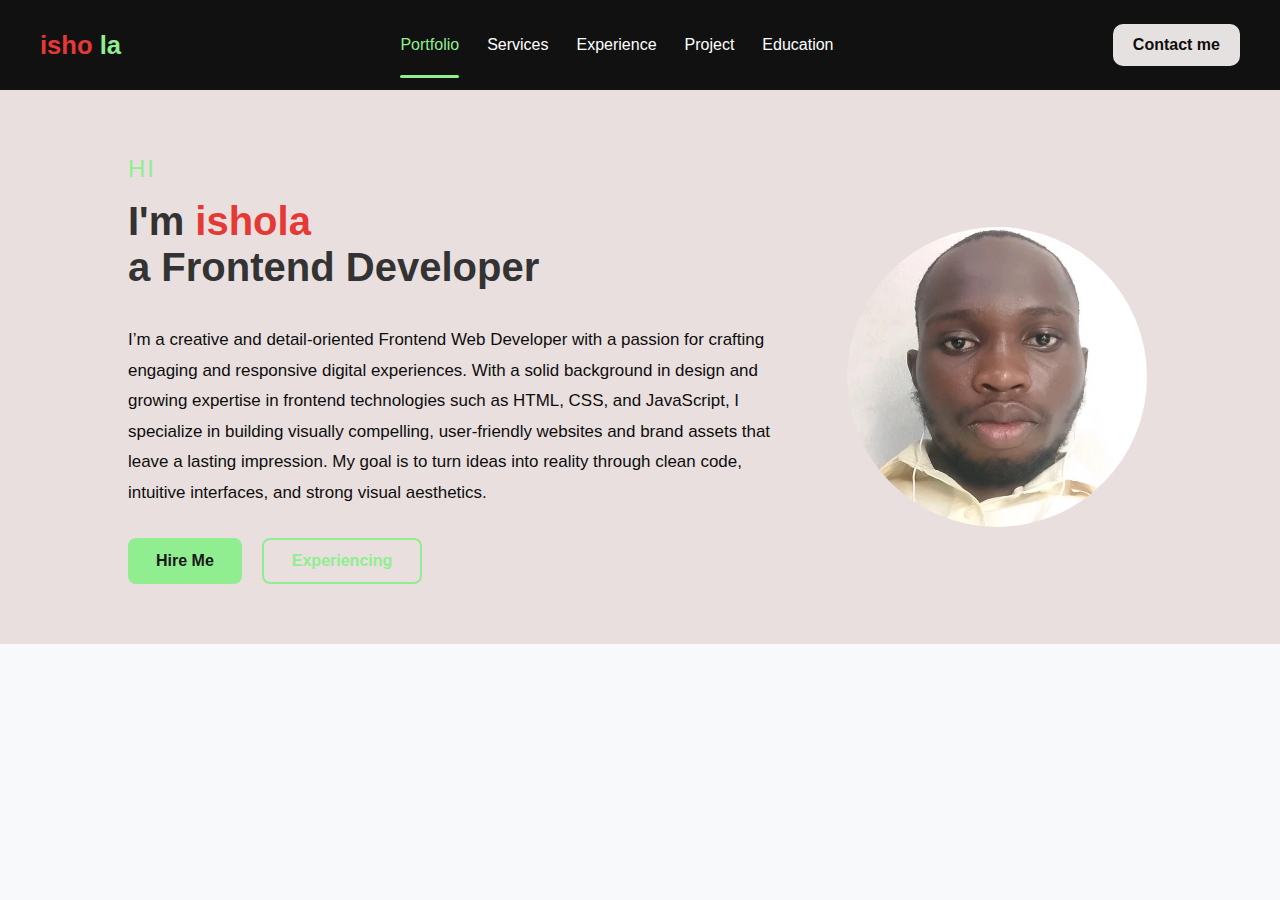
<file: index.html>
<!DOCTYPE html>
<html lang="en">
<head>
  <meta charset="UTF-8">
  <meta name="viewport" content="width=device-width, initial-scale=1.0">
  <title>My Personal Business Place</title>
  <link rel="stylesheet" href="style.css" />
  <link rel="stylesheet" href="experience.css">
  <link rel="stylesheet" href="portfolio.css">
  <link rel="stylesheet" href="education.css">
  <link rel="stylesheet" href="project.css">



  <script src="header.js" defer></script>
</head>
<body>
  <header class="header">
    <div class="header-left">
      <a href="#"><span>isho</span> la</a>
    </div>
    <div class="header-center">
      <nav class="nav">
        <a href="portfolio.html">Portfolio</a>
        <a href="#">Services</a>
        <a href="experience.html">Experience</a>
        <a href="project.html">Project</a>
        <a href="education.html">Education</a>
      </nav>
    </div>
    <div class="header-right">
      <a href="#" class="contact-trigger">Contact me</a>
      <div class="contact-dropdown">
        <form id="headerContactForm" class="contact-form">
          <div class="form-group">
            <input type="text" id="headerFullName" name="fullName" placeholder=" " required>
            <label for="headerFullName">Full Name</label>
          </div>
          
          <div class="form-group">
            <input type="email" id="headerEmail" name="email" placeholder=" " required>
            <label for="headerEmail">Email</label>
          </div>
          
          <div class="form-group">
            <input type="tel" id="headerPhone" name="phone" placeholder=" ">
            <label for="headerPhone">Phone (Optional)</label>
          </div>
          
          <div class="form-group">
            <input type="text" id="headerSubject" name="subject" placeholder=" " required>
            <label for="headerSubject">Subject</label>
          </div>
          
          <div class="form-group">
            <textarea id="headerMessage" name="message" rows="3" placeholder=" " required></textarea>
            <label for="headerMessage">Message</label>
          </div>
          
          <button type="submit" class="btn-submit">Send Message</button>
        </form>
      </div>
    </div>
  </header>

<section class="home">
  <div class="home-content">
    <h3>HI</h3>
    <h1>I'm <span>ishola</span><br>a Frontend Developer</h1>
    <p>I’m a creative and detail-oriented Frontend Web Developer with a passion for crafting engaging and responsive digital experiences. 
      With a solid background in design and growing expertise in frontend technologies such as HTML, CSS, and JavaScript, 
      I specialize in building visually compelling, user-friendly websites and brand assets that leave a lasting impression.
      My goal is to turn ideas into reality through clean code, intuitive interfaces, and strong visual aesthetics.</p>
    <div class="home-buttons">
      <button class="btn btn-hire">Hire Me</button>
      <button class="btn btn-experience">Experiencing</button>
    </div>
  </div>
  <div class="home-image">
    <img src="ib.jpeg" alt="Peter - Frontend Developer" class="profile-image" />
  </div>
</section>
</body>
</html>
</file>
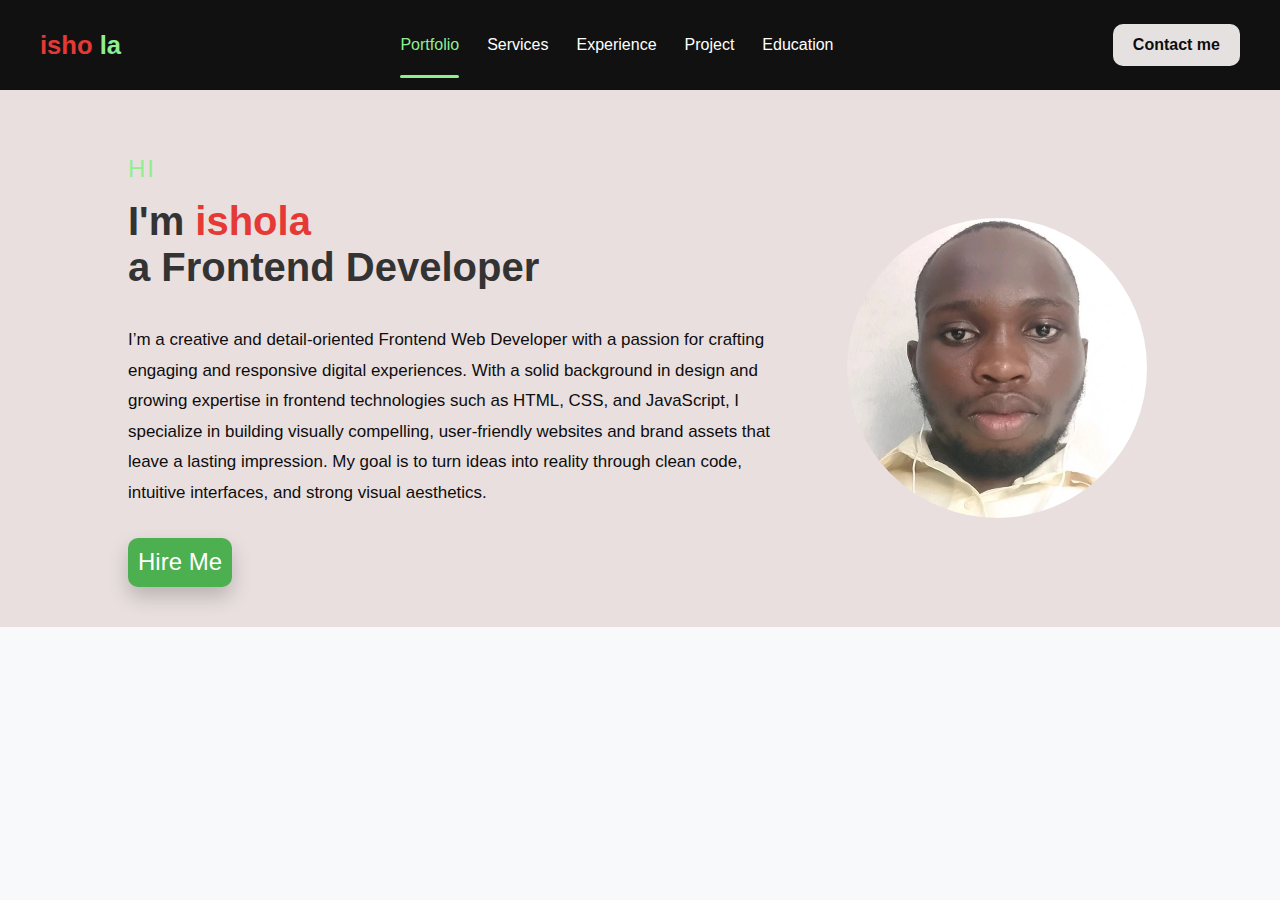
<file: business.html>
<!DOCTYPE html>
<html lang="en">
<head>
  <meta charset="UTF-8">
  <meta name="viewport" content="width=device-width, initial-scale=1.0">
  <title>My Personal Business Place</title>
  <link rel="stylesheet" href="business.css" />
  <link rel="stylesheet" href="experience.css">
  <link rel="stylesheet" href="portfolio.css">
  <link rel="stylesheet" href="education.css">
  <link rel="stylesheet" href="project.css">
  <link rel="stylesheet" href="Hire Me.css">

  



  <script src="header.js" defer></script>
</head>
<body>
  <header class="header">
    <div class="header-left">
      <a href="#"><span>isho</span> la</a>
    </div>
    <div class="header-center">
      <nav class="nav">
        <a href="portfolio.html">Portfolio</a>
        <a href="#">Services</a>
        <a href="experience.html">Experience</a>
        <a href="project.html">Project</a>
        <a href="education.html">Education</a>

        
      </nav>
    </div>
    <div class="header-right">
      <a href="#" class="contact-trigger">Contact me</a>
      <div class="contact-dropdown">
        <form id="headerContactForm" class="contact-form">
          <div class="form-group">
            <input type="text" id="headerFullName" name="fullName" placeholder=" " required>
            <label for="headerFullName">Full Name</label>
          </div>
          
          <div class="form-group">
            <input type="email" id="headerEmail" name="email" placeholder=" " required>
            <label for="headerEmail">Email</label>
          </div>
          
          <div class="form-group">
            <input type="tel" id="headerPhone" name="phone" placeholder=" ">
            <label for="headerPhone">Phone (Optional)</label>
          </div>
          
          <div class="form-group">
            <input type="text" id="headerSubject" name="subject" placeholder=" " required>
            <label for="headerSubject">Subject</label>
          </div>
          
          <div class="form-group">
            <textarea id="headerMessage" name="message" rows="3" placeholder=" " required></textarea>
            <label for="headerMessage">Message</label>
          </div>
          
          <button type="submit" class="btn-submit">Send Message</button>
        </form>
      </div>
    </div>
  </header>

  

<section class="home">
  <div class="home-content">
    <h3>HI</h3>
    <h1>I'm <span>ishola</span><br>a Frontend Developer</h1>
    <p>I’m a creative and detail-oriented Frontend Web Developer with a passion for crafting engaging and responsive digital experiences. 
      With a solid background in design and growing expertise in frontend technologies such as HTML, CSS, and JavaScript, 
      I specialize in building visually compelling, user-friendly websites and brand assets that leave a lasting impression.
      My goal is to turn ideas into reality through clean code, intuitive interfaces, and strong visual aesthetics.</p>
      <a href="Hire Me.html" class="btn-primary">Hire Me</a>

    </div>
    <div class="home-image">
      <img src="ib.jpeg" alt="Peter - Frontend Developer" class="profile-image" />
    </div>
  
  
      
    </div>
    

</section>
<script src="business.js"></script>


</body>
</html>
</file>
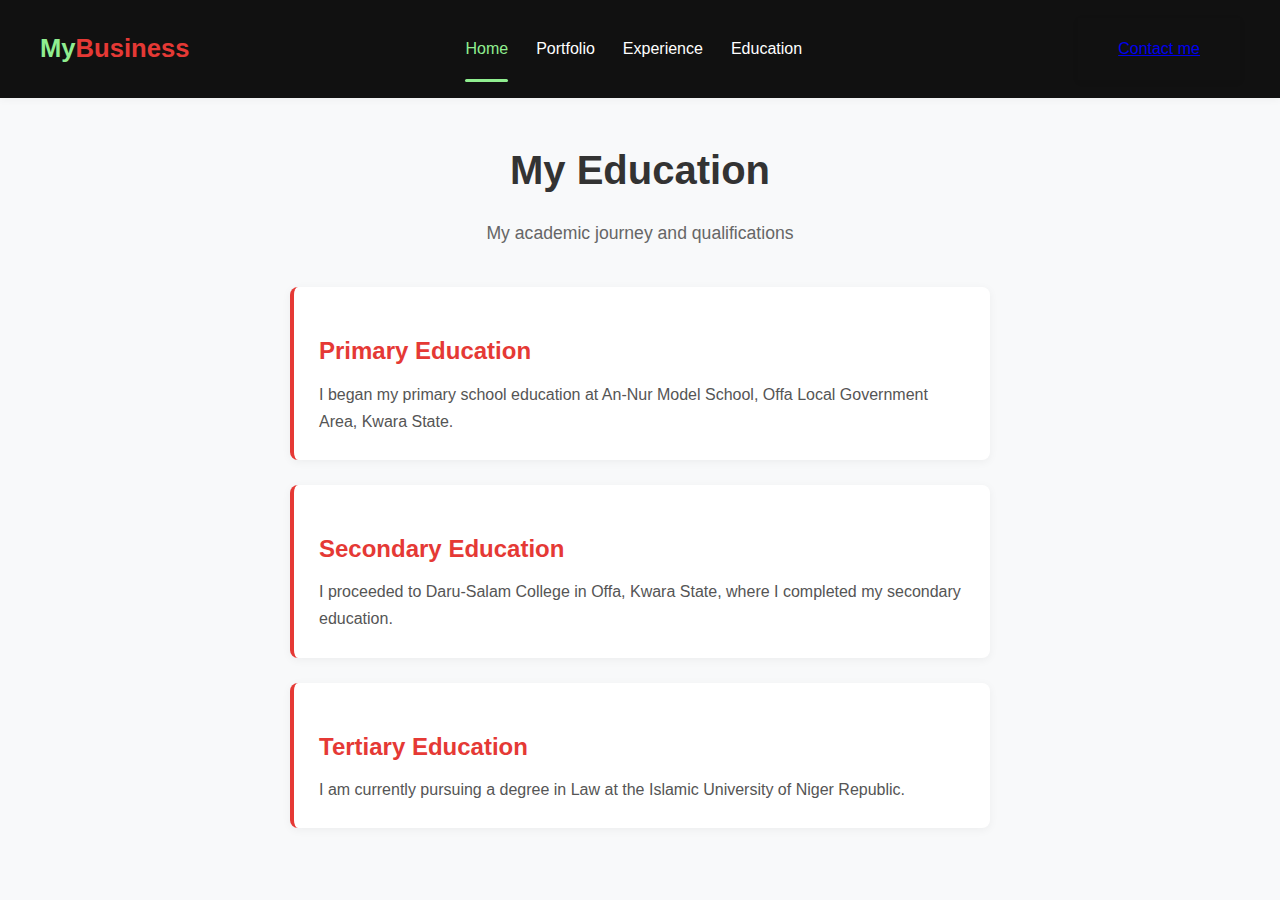
<file: education.html>
<!DOCTYPE html>
<html lang="en">
<head>
  <meta charset="UTF-8">
  <meta name="viewport" content="width=device-width, initial-scale=1.0">
  <title>Education - My Personal Business</title>
  <link rel="stylesheet" href="business.css">
  <link rel="stylesheet" href="experience.css">
  <link rel="stylesheet" href="portfolio.css">
  <link rel="stylesheet" href="education.css">
  <link rel="stylesheet" href="project.css">
  <link rel="stylesheet" href="services.css">



</head>
<body>
  <header class="header">
    <div class="header-left">
      <a href="business.html" class="logo">My<span>Business</span></a>
    </div>
    <div class="header-center">
      <nav class="nav">
        <a href="business.html">Home</a>
        <a href="portfolio.html">Portfolio</a>
        <a href="experience.html">Experience</a>
        <a href="education.html">Education</a>
      </nav>
    </div>
    <div class="header">
      <a href="contact.html" class="contact-trigger">Contact me</a>
    </div>
  </header>

  <main class="education-container">
    <div class="education-header">
      <h1>My Education</h1>
      <p>My academic journey and qualifications</p>
    </div>
    
    <div class="education-timeline">
      <div class="education-item">
        <h2>Primary Education</h2>
        <p>I began my primary school education at An-Nur Model School, Offa Local Government Area, Kwara State.</p>
      </div>
      
      <div class="education-item">
        <h2>Secondary Education</h2>
        <p>I proceeded to Daru-Salam College in Offa, Kwara State, where I completed my secondary education.</p>
      </div>
      
      <div class="education-item">
        <h2>Tertiary Education</h2>
        <p>I am currently pursuing a degree in Law at the Islamic University of Niger Republic.</p>
      </div>
    </div>
  </main>
</body>
</html>
</file>
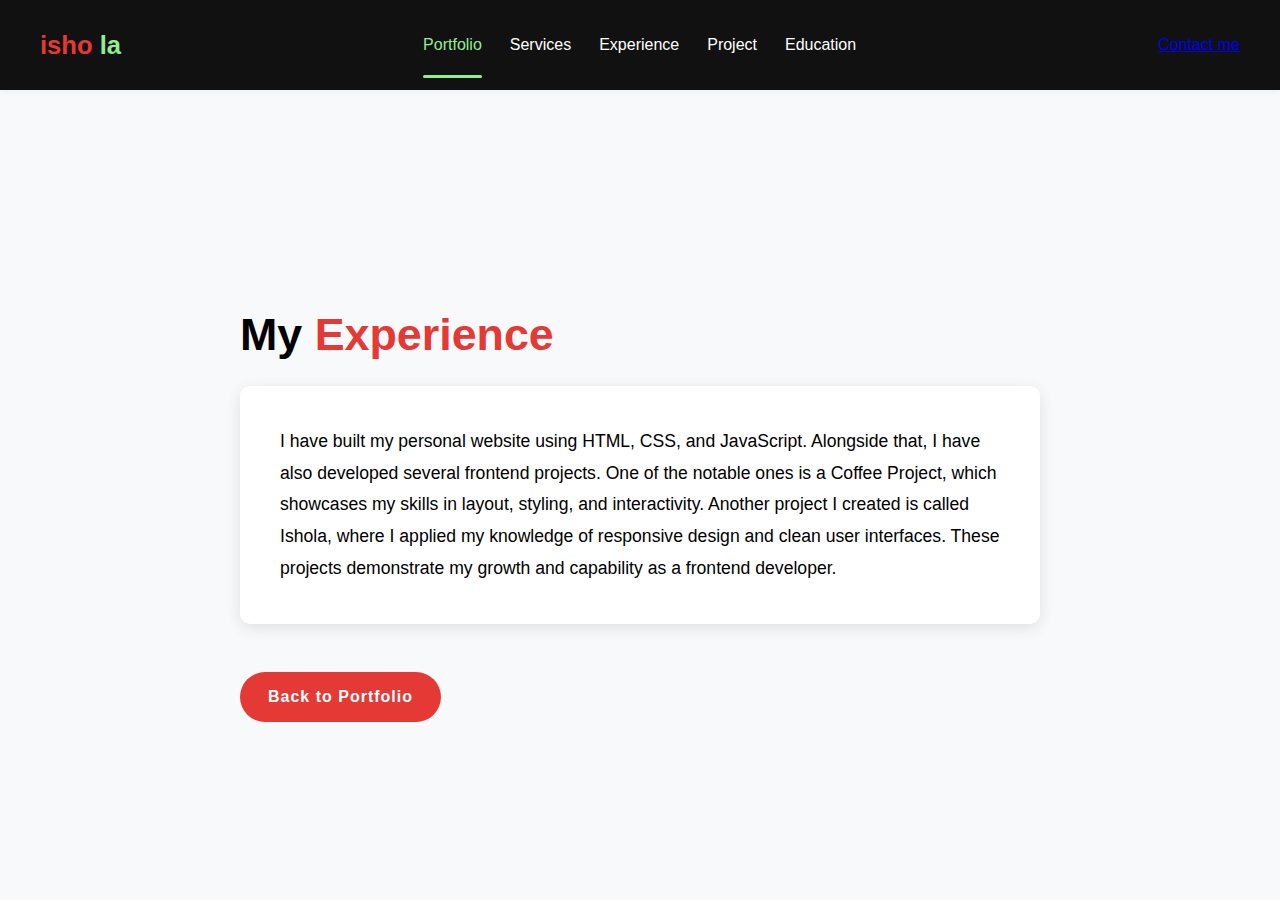
<file: experience.html>
<!DOCTYPE html>
<html lang="en">
<head>
  <meta charset="UTF-8">
  <meta name="viewport" content="width=device-width, initial-scale=1.0">
  <title>My Experience - Ishola</title>
  <link rel="stylesheet" href="business.css" />
  <link rel="stylesheet" href="experience.css" />
  <link rel="stylesheet" href="portfolio.css">
  <link rel="stylesheet" href="education.css">
  <link rel="stylesheet" href="project.css">



</head>
<body>
  <header class="header">
    <div class="header-left">
      <a href="business.html"><span>isho</span> la</a>
    </div>
    <div class="header-center">
      <nav class="nav">
        <a href="portfolio.html">Portfolio</a>
        <a href="#">Services</a>
        <a href="experience.html" class="active">Experience</a>
        <a href="#">Project</a>
        <a href="#">Education</a>
      </nav>
    </div>
    <div class="header-right">
      <a href="#">Contact me</a>
    </div>
  </header>

  <section class="experience-section">
    <div class="experience-content">
      <h1>My <span>Experience</span></h1>
      <div class="experience-text">
        <p>I have built my personal website using HTML, CSS, and JavaScript. Alongside that, I have also developed several frontend projects. One of the notable ones is a Coffee Project, which showcases my skills in layout, styling, and interactivity. Another project I created is called Ishola, where I applied my knowledge of responsive design and clean user interfaces. These projects demonstrate my growth and capability as a frontend developer.</p>
      </div>
      <a href="portfolio.html" class="btn-2">Back to Portfolio</a>
    </div>
  </section>
</body>
</html>
</file>
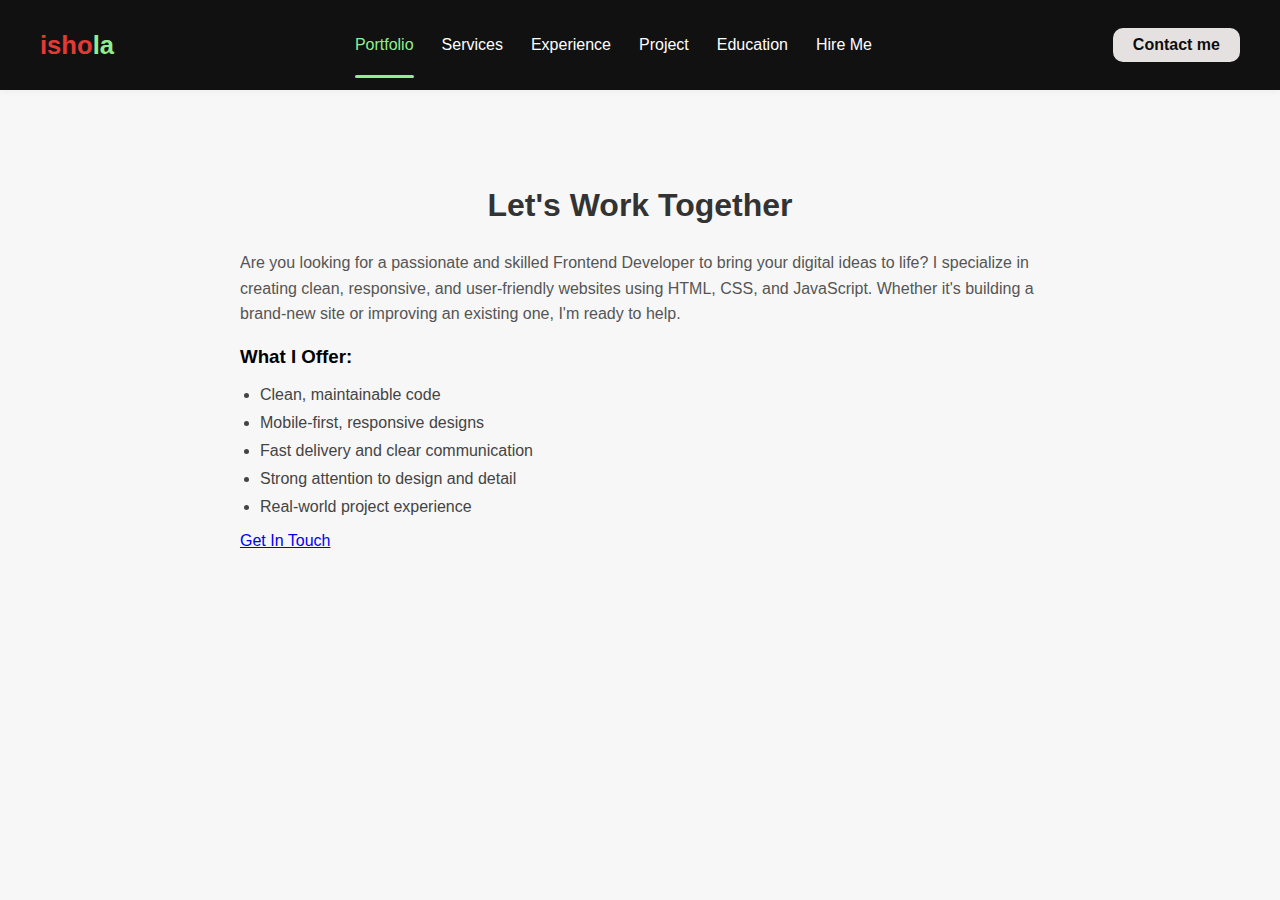
<file: Hire Me.html>
<!DOCTYPE html>
<html lang="en">
<head>
  <meta charset="UTF-8">
  <meta name="viewport" content="width=device-width, initial-scale=1.0">
  <title>Hire Me - Ishola</title>
  <link rel="stylesheet" href="business.css" />
  <link rel="stylesheet" href="Hire Me.css" />
</head>
<body>
  <header class="header">
    <div class="header-left">
      <a href="business.html"><span>isho</span>la</a>
    </div>
    <div class="header-center">
      <nav class="nav">
        <a href="portfolio.html">Portfolio</a>
        <a href="#">Services</a>
        <a href="experience.html">Experience</a>
        <a href="project.html">Project</a>
        <a href="education.html">Education</a>
        <a href="Hire Me.html" class="active">Hire Me</a>

      </nav>
    </div>
    <div class="header-right">
      <a href="contact.html" class="contact-trigger">Contact me</a>
    </div>
  </header>

  <section class="hire-section">
    <div class="hire-header">
      <h2>Let's Work Together</h2>
    </div>

    <div class="hire-content">
      <p>Are you looking for a passionate and skilled Frontend Developer to bring your digital ideas to life? I specialize in creating clean, responsive, and user-friendly websites using HTML, CSS, and JavaScript. Whether it's building a brand-new site or improving an existing one, I'm ready to help.</p>

      <h3>What I Offer:</h3>
      <ul class="offer-list">
        <li>Clean, maintainable code</li>
        <li>Mobile-first, responsive designs</li>
        <li>Fast delivery and clear communication</li>
        <li>Strong attention to design and detail</li>
        <li>Real-world project experience</li>
      </ul>

      <a href="contact.html" class="cta-button">Get In Touch</a>
    </div>
  </section>

</body>
</html>
</file>
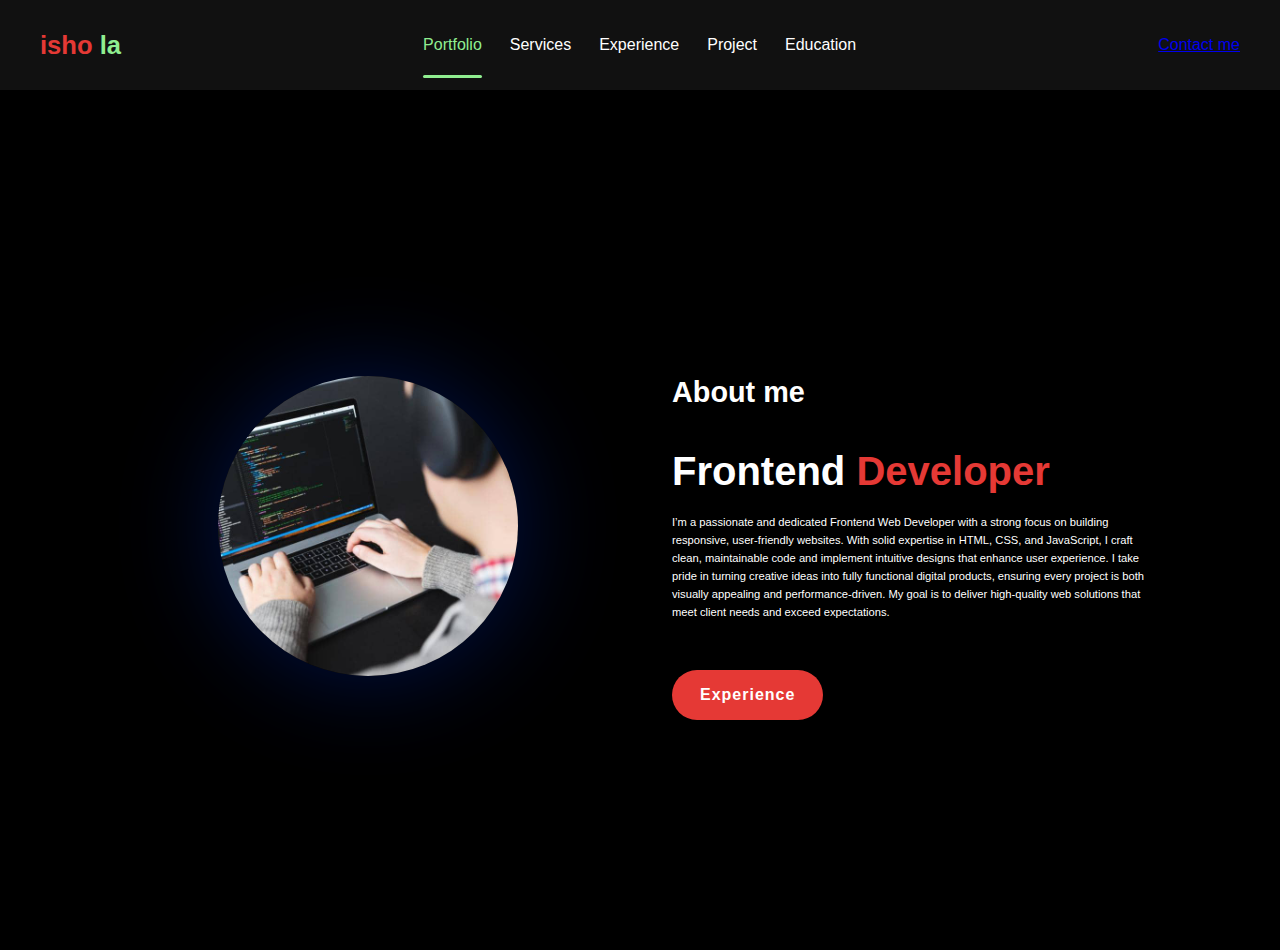
<file: portfolio.html>
<!DOCTYPE html>
<html lang="en">
<head>
  <meta charset="UTF-8">
  <meta name="viewport" content="width=device-width, initial-scale=1.0">
  <title>My Portfolio - Ishola's Work</title>
  <link rel="stylesheet" href="business.css" />
  <link rel="stylesheet" href="portfolio.css" />
  <link rel="stylesheet" href="experience.css">
  <link rel="stylesheet" href="education.css">
  <link rel="stylesheet" href="project.css">



</head>
<body>
  <header class="header">
    <div class="header-left">
      <a href="business.html"><span>isho</span> la</a>
    </div>
    <div class="header-center">
      <nav class="nav">
        <a href="portfolio.html" class="active">Portfolio</a>
        <a href="#">Services</a>
        <a href="#">Experience</a>
        <a href="#">Project</a>
        <a href="#">Education</a>
      </nav>
    </div>
    <div class="header-right">
      <a href="#">Contact me</a>
    </div>
  </header>

  <section class="about">
    <div class="about-img">
      <img src="ib2.jpg" alt="Ishola - Frontend Developer">
    </div>

    <div class="about-content">
      <h3 class="heading">About <span>me</span></h3>
      <h2>Frontend <span>Developer</span></h2>
      <p>I’m a passionate and dedicated Frontend Web Developer with a strong focus on building responsive, user-friendly websites. 
        With solid expertise in HTML, CSS, and JavaScript, I craft clean, maintainable code and implement intuitive designs that enhance user experience. 
        I take pride in turning creative ideas into fully functional digital products, ensuring every project is both visually appealing and performance-driven. 
        My goal is to deliver high-quality web solutions that meet client needs and exceed expectations.
      </p>
      <a href="experience.html" class="btn-2">Experience</a>
    </div>
  </section>
</body>
</html>
</file>
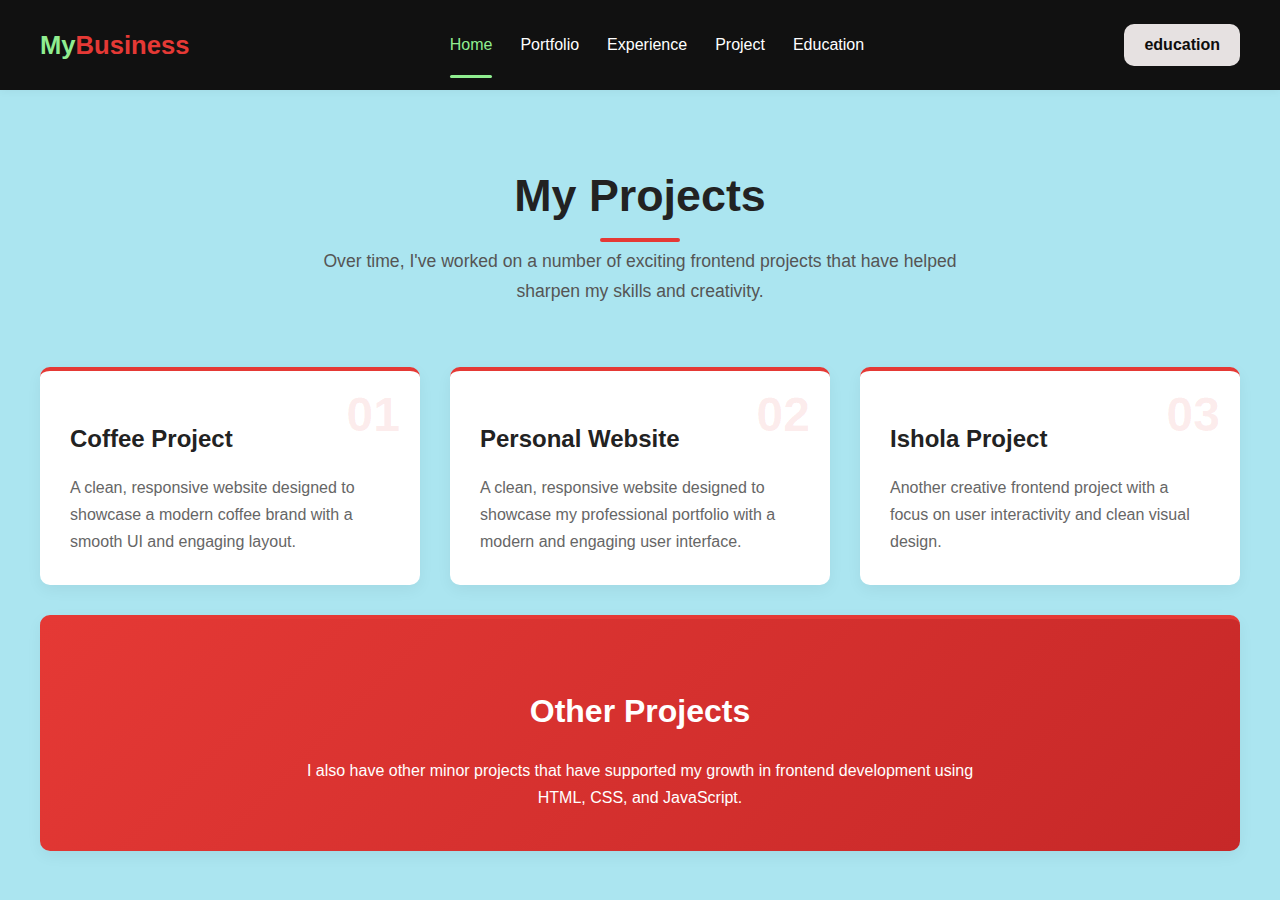
<file: project.html>
<!DOCTYPE html>
<html lang="en">
<head>
  <meta charset="UTF-8">
  <meta name="viewport" content="width=device-width, initial-scale=1.0">
  <title>My Projects - Ishola's Portfolio</title>
  <link rel="stylesheet" href="business.css">
  <link rel="stylesheet" href="project.css">
  <link rel="stylesheet" href="experience.css">
  <link rel="stylesheet" href="portfolio.css">
  <link rel="stylesheet" href="education.css">

</head>
<body>
  <header class="header">
    <div class="header-left">
      <a href="business.html" class="logo">My<span>Business</span></a>
    </div>
    <div class="header-center">
      <nav class="nav">
        <a href="business.html">Home</a>
        <a href="portfolio.html">Portfolio</a>
        <a href="experience.html">Experience</a>
        <a href="project.html">Project</a>
        <a href="education.html">Education</a>
      </nav>
    </div>
    <div class="header-right">
      <a href="education.html" class="contact-trigger">education</a>
    </div>
  </header>

  <main class="projects-container">
    <section class="projects-intro">
      <h1>My Projects</h1>
      <p class="intro-text">
        Over time, I've worked on a number of exciting frontend projects that have helped sharpen my skills and creativity.
      </p>
    </section>

    <div class="projects-grid">
      <a href="#" class="project-card-link">
        <div class="project-card">
          <div class="project-number">01</div>
          <h2>Coffee Project</h2>
          <p>A clean, responsive website designed to showcase a modern coffee brand with a smooth UI and engaging layout.</p>
        </div>
      </a>

      <a href="#" class="project-card-link">
        <div class="project-card">
          <div class="project-number">02</div>
          <h2>Personal Website</h2>
          <p>A clean, responsive website designed to showcase my professional portfolio with a modern and engaging user interface.</p>
        </div>
      </a>

      <a href="#" class="project-card-link">
        <div class="project-card">
          <div class="project-number">03</div>
          <h2>Ishola Project</h2>
          <p>Another creative frontend project with a focus on user interactivity and clean visual design.</p>
        </div>
      </a>

      <div class="project-card other-projects">
        <h2>Other Projects</h2>
        <p>I also have other minor projects that have supported my growth in frontend development using HTML, CSS, and JavaScript.</p>
      </div>
    </div>
  </main>
</body>
</html>
</file>
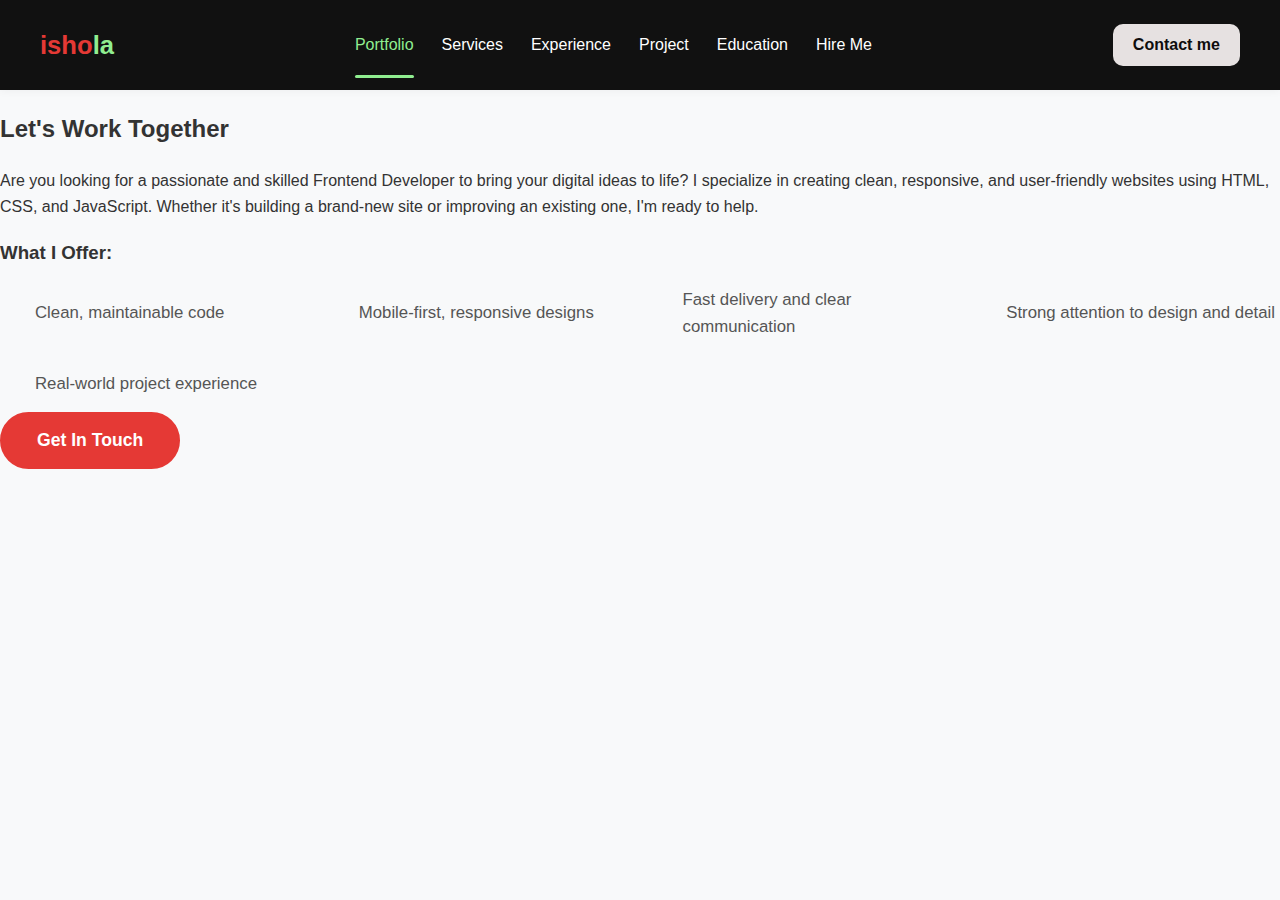
<file: services.html>
<!DOCTYPE html>
<html lang="en">
<head>
  <meta charset="UTF-8">
  <meta name="viewport" content="width=device-width, initial-scale=1.0">
  <title>Services - Ishola</title>
  <title>My Portfolio - Ishola's Work</title>
  <link rel="stylesheet" href="business.css" />
  <link rel="stylesheet" href="portfolio.css" />
  <link rel="stylesheet" href="experience.css">
  <link rel="stylesheet" href="education.css">
  <link rel="stylesheet" href="project.css">
  <link rel="stylesheet" href="services.css">

</head>
<body>
  <header class="header">
    <div class="header-left">
      <a href="business.html"><span>isho</span>la</a>
    </div>
    <div class="header-center">
      <nav class="nav">
        <a href="portfolio.html">Portfolio</a>
        <a href="services.html">Services</a>
        <a href="experience.html">Experience</a>
        <a href="project.html">Project</a>
        <a href="education.html">Education</a>
        <a href="Hire Me.html" class="active">Hire Me</a>

      </nav>
    </div>
    <div class="header-right">
      <a href="contact.html" class="contact-trigger">Contact me</a>
    </div>
  </header>

  <!-- Hire Me Dropdown Section -->
  <div id="hireMeDropdown" class="hire-dropdown">
    <div class="hire-dropdown-content">
      <div class="hire-header">
        <h2>Let's Work Together</h2>
      </div>
      <div class="hire-content">
        <p>Are you looking for a passionate and skilled Frontend Developer to bring your digital ideas to life? I specialize in creating clean, responsive, and user-friendly websites using HTML, CSS, and JavaScript. Whether it's building a brand-new site or improving an existing one, I'm ready to help.</p>
        
        <h3>What I Offer:</h3>
        <ul class="offer-list">
          <li>Clean, maintainable code</li>
          <li>Mobile-first, responsive designs</li>
          <li>Fast delivery and clear communication</li>
          <li>Strong attention to design and detail</li>
          <li>Real-world project experience</li>
        </ul>
        
        <a href="contact.html" class="cta-button">Get In Touch</a>
      </div>
    </div>
  </div>
</body>
</html>
</file>
<file: style.css>
body {
  margin: 0;
  font-family: Arial, sans-serif;
  background: #f7f7f7;
}
.header {
  display: flex;
  justify-content: space-between;
  align-items: center;
  padding: 18px 40px;
  background: #111;
  box-shadow: 0 2px 8px rgba(0,0,0,0.04);
}
.header-left a {
  text-decoration: none;
  font-size: 1.6rem;
  font-weight: bold;
  color: #90ee90;
}
.header-left span {
  color: #e53935;
  font-weight: bold;
}
.header-left span {
  color: #e53935;
  font-weight: bold;
}
.header-center .nav {
  display: flex;
  gap: 28px;
  align-items: center;
  height: 100%;
}
.header-center .nav a {
  text-decoration: none;
  color: #fff;
  font-size: 1rem;
  font-weight: 500;
  transition: color 0.2s;
  position: relative;
  padding: 15px 0;
  display: inline-block;
  height: 100%;
  line-height: 1.5;
  cursor: pointer;
}
.header-center .nav a:first-child {
  color: #90ee90;
}

.header-center .nav a:first-child::after {
  content: '';
  display: block;
  width: 100%;
  height: 3px;
  background: #90ee90;
  border-radius: 2px;
  position: absolute;
  left: 0;
  bottom: -6px;
}

.header-center .nav a:hover {
  color: #e53935;
}
/* Header Right with Dropdown Contact Form */
.header-right {
  position: relative;
  display: inline-block;
}

.header-right a.contact-trigger {
  text-decoration: none;
  color: #0e0d0d;
  background: #e6e1e1;
  padding: 8px 20px;
  border-radius: 10px;
  font-weight: bold;
  transition: all 0.3s ease;
  cursor: pointer;
  display: inline-block;
}

.header-right a.contact-trigger:hover {
  background: #e53935;
  color: white;
}

.contact-dropdown {
  display: none;
  position: absolute;
  right: 0;
  top: 100%;
  background: white;
  min-width: 300px;
  box-shadow: 0 8px 16px rgba(0,0,0,0.2);
  border-radius: 8px;
  z-index: 1000;
  padding: 20px;
  margin-top: 10px;
  transform: translateY(10px);
  opacity: 0;
  transition: all 0.3s ease;
}

.header-right:hover .contact-dropdown {
  display: block;
  transform: translateY(0);
  opacity: 1;
}

/* Contact Form Styles */
.contact-form {
  display: flex;
  flex-direction: column;
  gap: 15px;
}

.form-group {
  position: relative;
  margin-bottom: 15px;
}

.form-group input,
.form-group textarea {
  width: 100%;
  padding: 10px;
  border: 1px solid #ddd;
  border-radius: 4px;
  font-size: 0.9rem;
  transition: all 0.3s ease;
}

.form-group textarea {
  resize: vertical;
  min-height: 80px;
}

.form-group label {
  position: absolute;
  left: 10px;
  top: 10px;
  color: #999;
  transition: all 0.3s ease;
  pointer-events: none;
  background: white;
  padding: 0 5px;
  font-size: 0.9rem;
}

.form-group input:focus,
.form-group textarea:focus,
.form-group input:not(:placeholder-shown),
.form-group textarea:not(:placeholder-shown) {
  border-color: #e53935;
  outline: none;
}

.form-group input:focus + label,
.form-group textarea:focus + label,
.form-group input:not(:placeholder-shown) + label,
.form-group textarea:not(:placeholder-shown) + label {
  top: -10px;
  left: 8px;
  font-size: 0.75rem;
  color: #e53935;
  background: white;
  padding: 0 5px;
}

.btn-submit {
  background: #e53935;
  color: white;
  border: none;
  padding: 10px 20px;
  border-radius: 4px;
  font-size: 0.9rem;
  font-weight: 600;
  cursor: pointer;
  transition: all 0.3s ease;
  margin-top: 5px;
}

.btn-submit:hover {
  background: #c62828;
  transform: translateY(-2px);
  box-shadow: 0 2px 5px rgba(0,0,0,0.2);
}

/* Make sure the dropdown doesn't close when clicking inside */
.contact-dropdown {
  pointer-events: auto;
}

/* Make the header-right container not close when clicking the form */
.header-right {
  pointer-events: none;
}

.header-right > * {
  pointer-events: auto;
}
@media (max-width: 700px) {
  .header {
    flex-direction: column;
    gap: 12px;
    padding: 14px 10px;
  }
  .header-center .nav {
    gap: 16px;
  }
}

/* Home Section Styles */
.home {
  display: flex;
  align-items: center;
  justify-content: center;
  gap: 48px;
  padding: 60px 10vw 40px 10vw;
  background: #e9dfdf;
  color: #333;
  max-width: 1400px;
  margin: 0 auto;
}
.home-content {
  align-items: flex-start;
  text-align: left;
  display: flex;
  flex-direction: column;
  justify-content: center;
}
.home-content h3 {
  font-size: 1.5rem;
  font-weight: 500;
  color: #90ee90;
  margin: 0 0 10px 0;
  letter-spacing: 2px;
}
.home-content h1 {
  font-size: 2.5rem;
  font-weight: 700;
  margin: 0 0 18px 0;
  line-height: 1.15;
}
.home-content h1 span {
  color: #e53935;
  font-weight: 800;
}
.home-content p {
  font-size: 1.06rem;
  line-height: 1.8;
  margin-bottom: 30px;
  color: #0e0d0d;
}
.home-buttons {
  display: flex;
  gap: 20px;
  margin-bottom: 20px;
}
.btn {
  padding: 12px 28px;
  border: none;
  border-radius: 8px;
  font-size: 1rem;
  font-weight: bold;
  cursor: pointer;
  transition: background 0.2s, color 0.2s;
}
.btn-hire {
  background: #90ee90;
  color: #181818;
}
.btn-hire:hover {
  background: #e53935;
  color: #fff;
}
.btn-experience {
  background: transparent;
  color: #90ee90;
  border: 2px solid #90ee90;
}
.btn-experience:hover {
  background: #90ee90;
  color: #181818;
}
.home-image {
  display: flex;
  align-items: center;
  justify-content: center;
  margin: 0 auto;
  width: 300px;
  height: 300px;
  flex-shrink: 0;
  border-radius: 50%;
  padding: 5px;
  overflow: hidden;
}

.profile-image {
  width: 100%;
  height: 100%;
  object-fit: cover;
  border-radius: 50%;
}


@media (max-width: 900px) {
  .home {
    flex-direction: column;
    gap: 30px;
    padding: 40px 5vw 30px 5vw;
  }
  .home-content {
    text-align: center;
  }
}
</file>
<file: experience.css>
/* Experience Page - Matching Business Page Style */
body {
  margin: 0;
  font-family: Arial, sans-serif;
  background: #abe5f0;
  color: #333;
}

.experience-section {
  display: flex;
  align-items: center;
  justify-content: center;
  gap: 48px;
  padding: 60px 10vw 40px 10vw;
  max-width: 1400px;
  margin: 0 auto;
  min-height: calc(100vh - 200px);
}

.experience-content {
  max-width: 800px;
  text-align: left;
  color: #333;
}

.experience-content h1 {
  font-size: 2.8rem;
  margin-bottom: 1.5rem;
  color: black;
  line-height: 1.2;
}

.experience-content h1 span {
  color: #e53935;
}

.experience-text {
  background-color: #fff;
  padding: 2.5rem;
  border-radius: 10px;
  margin-bottom: 2rem;
  box-shadow: 0 4px 15px rgba(0, 0, 0, 0.1);
}

.experience-text p {
  font-size: 1.1rem;
  line-height: 1.8;
  color: black;
  margin: 0;
}

.btn-2 {
  display: inline-block;
  padding: 12px 28px;
  background: #e53935;
  color: #fff;
  border-radius: 40px;
  font-size: 1rem;
  font-weight: 600;
  letter-spacing: 1px;
  text-decoration: none;
  transition: all 0.3s ease;
  border: none;
  cursor: pointer;
  margin-top: 1rem;
}

.btn-2:hover {
  background: #c62828;
  transform: translateY(-3px);
  box-shadow: 0 5px 15px rgba(229, 57, 53, 0.3);
}

/* Responsive Design */
@media (max-width: 900px) {
  .experience-section {
    flex-direction: column;
    text-align: center;
    padding: 40px 5% 30px;
  }
  
  .experience-content {
    text-align: center;
  }
  
  .experience-content h1 {
    font-size: 2.2rem;
  }
  
  .experience-text {
    padding: 1.5rem;
  }
  
  .experience-text p {
    font-size: 1rem;
  }
}
</file>
<file: portfolio.css>
/* About Section Styles */
.about {
  display: flex;
  justify-content: center;
  align-items: center;
  gap: 4rem;
  padding: 80px 10% 60px;
  background: black;/* Light blue background */
  min-height: 80vh;
}

.about-img {
  flex: 1;
  text-align: center;
}

.about-img img {
  width: 300px;
  height: 300px;
  border-radius: 50%;
  object-fit: cover;
  box-shadow: 0 0 100px rgba(3, 59, 245, 0.3);
  transition: transform 0.3s ease, box-shadow 0.3s ease;
}

.about-content {
  flex: 1;
  max-width: 600px;
}

.about-content h2 {
  font-size: 2.5rem;
  margin: 0 0 0.5rem 0;
  color: white;
}
 
.about-content h2 span {
  color: #e53935;
}

.about-content h3 {
  font-size: 1.8rem;
  margin-bottom: 1.5rem;
  color: white;
}


.about-content p {
  font-size: 0.7rem;
  line-height: 1.6;
  color: white;
  margin-bottom: 2rem;
}

.btn-2 {
  display: inline-block;
  padding: 12px 28px;
  background: #e53935;
  color: #fff;
  border-radius: 40px;
  font-size: 1rem;
  font-weight: 600;
  letter-spacing: 1px;
  text-decoration: none;
  transition: all 0.3s ease;
  border: none;
  cursor: pointer;
}

.btn-2:hover {
  background: #c62828;
  transform: translateY(-3px);
  box-shadow: 0 5px 15px rgba(229, 57, 53, 0.3);
}

/* Responsive Design */
@media (max-width: 900px) {
  .about {
    flex-direction: column;
    text-align: center;
    padding: 60px 5% 40px;
  }
  
  .about-img {
    margin-bottom: 2rem;
  }
  
  .about-content {
    text-align: center;
  }
}
</file>
<file: education.css>
/* Education Page Specific Styles */
.education-container {
    max-width: 800px;
    margin: 40px auto;
    padding: 0 20px;
  }

  .education-header {
    text-align: center;
    margin-bottom: 40px;
  }

  .education-header h1 {
    color: #333;
    font-size: 2.5rem;
    margin-bottom: 15px;
  }

  .education-header p {
    color: #666;
    font-size: 1.1rem;
    line-height: 1.6;
  }

  .education-timeline {
    position: relative;
    max-width: 700px;
    margin: 0 auto;
  }

  .education-item {
    background: rgb(255, 255, 255);
    padding: 25px;
    border-radius: 8px;
    margin-bottom: 25px;
    box-shadow: 0 2px 10px rgba(0, 0, 0, 0.05);
    border-left: 4px solid #e53935;
    transition: transform 0.3s ease, box-shadow 0.3s ease;
  }

  .education-item:hover {
    transform: translateY(-3px);
    box-shadow: 0 5px 15px rgba(0, 0, 0, 0.1);
  }

  .education-item h2 {
    color: #e53935;
    margin-bottom: 10px;
    font-size: 1.5rem;
  }

  .education-item p {
    color: #555;
    line-height: 1.7;
    margin: 0;
  }

  @media (max-width: 768px) {
    .education-container {
      margin: 20px auto;
    }
    
    .education-header h1 {
      font-size: 2rem;
    }
    
    .education-item {
      padding: 20px;
    }
  }
</file>
<file: project.css>
/* Projects Page Styles */
body {
    background-color: #f8f9fa;
    color: #333;
    line-height: 1.6;
  }
  
  .projects-container {
    max-width: 1200px;
    margin: 0 auto;
    padding: 40px 20px;
  }
  
  .projects-intro {
    text-align: center;
    margin-bottom: 60px;
  }
  
  .projects-intro h1 {
    font-size: 2.8rem;
    color: #222;
    margin-bottom: 15px;
    position: relative;
    display: inline-block;
  }
  
  .projects-intro h1::after {
    content: '';
    position: absolute;
    bottom: -10px;
    left: 50%;
    transform: translateX(-50%);
    width: 80px;
    height: 4px;
    background-color: #e53935;
    border-radius: 2px;
  }
  
  .intro-text {
    max-width: 700px;
    margin: 0 auto;
    font-size: 1.1rem;
    color: #555;
    line-height: 1.7;
  }
  
  .projects-grid {
    display: grid;
    grid-template-columns: repeat(auto-fill, minmax(300px, 1fr));
    gap: 30px;
    margin-top: 40px;
  }
  
  .project-card-link {
    text-decoration: none;
    color: inherit;
    display: block;
    transition: transform 0.3s ease;
    height: 100%;
  }
  
  .project-card {
    background: white;
    border-radius: 10px;
    padding: 30px;
    box-shadow: 0 5px 15px rgba(0, 0, 0, 0.05);
    transition: all 0.3s ease;
    position: relative;
    overflow: hidden;
    border-top: 4px solid #e53935;
    height: 100%;
    box-sizing: border-box;
  }

  .project-card-link:hover {
    transform: translateY(-5px);
  }
  
  .project-card-link:hover .project-card {
    box-shadow: 0 10px 25px rgba(0, 0, 0, 0.1);
    border-color: #c62828;
  }
  
  
  .project-number {
    position: absolute;
    top: 20px;
    right: 20px;
    font-size: 3rem;
    font-weight: 800;
    color: rgba(229, 57, 53, 0.1);
    line-height: 1;
    z-index: 1;
  }
  
  .project-card h2 {
    color: #222;
    margin-bottom: 15px;
    font-size: 1.5rem;
    position: relative;
    z-index: 2;
  }
  
  .project-card p {
    color: #666;
    margin: 0;
    position: relative;
    z-index: 2;
    line-height: 1.7;
  }
  
  .other-projects {
    background: linear-gradient(135deg, #e53935, #c62828);
    color: white;
    grid-column: 1 / -1;
    text-align: center;
    padding: 40px;
    display: flex;
    flex-direction: column;
    justify-content: center;
    align-items: center;
  }
  
  .other-projects h2,
  .other-projects p {
    color: white;
    max-width: 700px;
  }
  
  .other-projects h2 {
    font-size: 2rem;
    margin-bottom: 20px;
  }
  
  /* Responsive Design */
  @media (max-width: 992px) {
    .projects-grid {
      grid-template-columns: repeat(2, 1fr);
    }
  }
  
  @media (max-width: 768px) {
    .projects-intro h1 {
      font-size: 2.2rem;
    }
    
    .projects-grid {
      grid-template-columns: 1fr;
    }
    
    .project-card {
      padding: 25px;
    }
  }
  
  @media (max-width: 480px) {
    .projects-intro h1 {
      font-size: 1.8rem;
    }
    
    .project-card {
      padding: 20px;
    }
    
    .project-number {
      font-size: 2.5rem;
    }
  }
</file>
<file: business.css>
body {
  margin: 0;
  font-family: Arial, sans-serif;
  background: #f7f7f7;
}
.header {
  display: flex;
  justify-content: space-between;
  align-items: center;
  padding: 18px 40px;
  background: #111;
  box-shadow: 0 2px 8px rgba(0,0,0,0.04);
}
.header-left a {
  text-decoration: none;
  font-size: 1.6rem;
  font-weight: bold;
  color: #90ee90;
}
.header-left span {
  color: #e53935;
  font-weight: bold;
}
.header-left span {
  color: #e53935;
  font-weight: bold;
}
.header-center .nav {
  display: flex;
  gap: 28px;
  align-items: center;
  height: 100%;
}
.header-center .nav a {
  text-decoration: none;
  color: #fff;
  font-size: 1rem;
  font-weight: 500;
  transition: color 0.2s;
  position: relative;
  padding: 15px 0;
  display: inline-block;
  height: 100%;
  line-height: 1.5;
  cursor: pointer;
}
.header-center .nav a:first-child {
  color: #90ee90;
}

.header-center .nav a:first-child::after {
  content: '';
  display: block;
  width: 100%;
  height: 3px;
  background: #90ee90;
  border-radius: 2px;
  position: absolute;
  left: 0;
  bottom: -6px;
}

.header-center .nav a:hover {
  color: #e53935;
}
/* Header Right with Dropdown Contact Form */
.header-right {
  position: relative;
  display: inline-block;
}

.header-right a.contact-trigger {
  text-decoration: none;
  color: #0e0d0d;
  background: #e6e1e1;
  padding: 8px 20px;
  border-radius: 10px;
  font-weight: bold;
  transition: all 0.3s ease;
  cursor: pointer;
  display: inline-block;
}

.header-right a.contact-trigger:hover {
  background: #e53935;
  color: white;
}

.contact-dropdown {
  display: none;
  position: absolute;
  right: 0;
  top: 100%;
  background: white;
  min-width: 300px;
  box-shadow: 0 8px 16px rgba(0,0,0,0.2);
  border-radius: 8px;
  z-index: 1000;
  padding: 20px;
  margin-top: 10px;
  transform: translateY(10px);
  opacity: 0;
  transition: all 0.3s ease;
}

.header-right:hover .contact-dropdown {
  display: block;
  transform: translateY(0);
  opacity: 1;
}

/* Contact Form Styles */
.contact-form {
  display: flex;
  flex-direction: column;
  gap: 15px;
}

.form-group {
  position: relative;
  margin-bottom: 15px;
}

.form-group input,
.form-group textarea {
  width: 100%;
  padding: 10px;
  border: 1px solid #ddd;
  border-radius: 4px;
  font-size: 0.9rem;
  transition: all 0.3s ease;
}

.form-group textarea {
  resize: vertical;
  min-height: 80px;
}

.form-group label {
  position: absolute;
  left: 10px;
  top: 10px;
  color: #999;
  transition: all 0.3s ease;
  pointer-events: none;
  background: white;
  padding: 0 5px;
  font-size: 0.9rem;
}

.form-group input:focus,
.form-group textarea:focus,
.form-group input:not(:placeholder-shown),
.form-group textarea:not(:placeholder-shown) {
  border-color: #e53935;
  outline: none;
}

.form-group input:focus + label,
.form-group textarea:focus + label,
.form-group input:not(:placeholder-shown) + label,
.form-group textarea:not(:placeholder-shown) + label {
  top: -10px;
  left: 8px;
  font-size: 0.75rem;
  color: #e53935;
  background: white;
  padding: 0 5px;
}

.btn-submit {
  background: #e53935;
  color: white;
  border: none;
  padding: 10px 20px;
  border-radius: 4px;
  font-size: 0.9rem;
  font-weight: 600;
  cursor: pointer;
  transition: all 0.3s ease;
  margin-top: 5px;
}

.btn-submit:hover {
  background: #c62828;
  transform: translateY(-2px);
  box-shadow: 0 2px 5px rgba(0,0,0,0.2);
}

/* Make sure the dropdown doesn't close when clicking inside */
.contact-dropdown {
  pointer-events: auto;
}

/* Make the header-right container not close when clicking the form */
.header-right {
  pointer-events: none;
}

.header-right > * {
  pointer-events: auto;
}
@media (max-width: 700px) {
  .header {
    flex-direction: column;
    gap: 12px;
    padding: 14px 10px;
  }
  .header-center .nav {
    gap: 16px;
  }
}

/* Home Section Styles */
.home {
  display: flex;
  align-items: center;
  justify-content: center;
  gap: 48px;
  padding: 60px 10vw 40px 10vw;
  background: #e9dfdf;
  color: #333;
  max-width: 1400px;
  margin: 0 auto;
}
.home-content {
  align-items: flex-start;
  text-align: left;
  display: flex;
  flex-direction: column;
  justify-content: center;
}
.home-content h3 {
  font-size: 1.5rem;
  font-weight: 500;
  color: #90ee90;
  margin: 0 0 10px 0;
  letter-spacing: 2px;
}
.home-content h1 {
  font-size: 2.5rem;
  font-weight: 700;
  margin: 0 0 18px 0;
  line-height: 1.15;
}
.home-content h1 span {
  color: #e53935;
  font-weight: 800;
}
.home-content p {
  font-size: 1.06rem;
  line-height: 1.8;
  margin-bottom: 30px;
  color: #0e0d0d;
}
.home-buttons {
  display: flex;
  gap: 20px;
  margin-bottom: 20px;
}
.btn {
  padding: 12px 28px;
  border: none;
  border-radius: 8px;
  font-size: 1rem;
  font-weight: bold;
  cursor: pointer;
  transition: background 0.2s, color 0.2s;
}
.btn-hire {
  background: #90ee90;
  color: #181818;
}
.btn-hire:hover {
  background: #e53935;
  color: #fff;
}
.btn-experience {
  background: transparent;
  color: #90ee90;
  border: 2px solid #90ee90;
}
.btn-experience:hover {
  background: #90ee90;
  color: #181818;
}
.home-image {
  display: flex;
  align-items: center;
  justify-content: center;
  margin: 0 auto;
  width: 300px;
  height: 300px;
  flex-shrink: 0;
  border-radius: 50%;
  padding: 5px;
  overflow: hidden;
}

.profile-image {
  width: 100%;
  height: 100%;
  object-fit: cover;
  border-radius: 50%;
}


@media (max-width: 900px) {
  .home {
    flex-direction: column;
    gap: 30px;
    padding: 40px 5vw 30px 5vw;
  }
  .home-content {
    text-align: center;
  }
}
</file>
<file: Hire Me.css>
.hire-section {
  max-width: 800px;
  margin: 50px auto;
  padding: 20px;
  font-family: Arial, sans-serif;
}

.hire-header h2 {
  font-size: 2rem;
  color: #333;
  text-align: center;
}

.hire-content p {
  font-size: 1rem;
  line-height: 1.6;
  color: #555;
}

.offer-list {
  margin-top: 15px;
  padding-left: 20px;
}

.offer-list li {
  margin-bottom: 10px;
  color: #444;
}

.btn-primary {
  display: inline-block;
  font-size: 1.5rem;           /* Bigger text */
  padding: 5px 10px;        /* More space around text */
  background-color: #4caf50; /* Green background */
  color: white;
  border: none;
  border-radius: 10px;
  text-decoration: none;
  font-weight: 80;
  box-shadow: 0 10px 20px rgba(0, 0, 0, 0.2); /* Button shadow */
  transition: transform 0.3s ease, background-color 0.3s ease;
}


.cta-button:hover {
  background-color: #45a049;
}


/* Responsive */
@media (max-width: 600px) {
  .hire-header h2 {
    font-size: 1.5rem;
  }

  .hire-content p, .offer-list li {
    font-size: 0.95rem;
  }
}
</file>
<file: services.css>
/* Hire Me Page Styles */
.hire-me-page {
    padding-top: 100px;
    min-height: calc(100vh - 160px);
    background-color: #f9f9f9;
  }
  
  .hire-me-section {
    padding: 40px 0;
  }
  
  .section-header {
    text-align: center;
    margin-bottom: 50px;
  }
  
  .section-header h1 {
    font-size: 2.8rem;
    color: #333;
    margin-bottom: 15px;
  }
  
  .section-header h1 span {
    color: #e53935;
  }
  
  .section-header p {
    font-size: 1.2rem;
    color: #666;
    max-width: 700px;
    margin: 0 auto;
  }
  
  .hire-me-content {
    background: white;
    border-radius: 10px;
    box-shadow: 0 5px 15px rgba(0, 0, 0, 0.05);
    padding: 40px;
    max-width: 1000px;
    margin: 0 auto;
  }
  
  .hire-me-intro h2 {
    color: #333;
    font-size: 2rem;
    margin-bottom: 20px;
    position: relative;
    padding-bottom: 10px;
  }
  
  .hire-me-intro h2::after {
    content: '';
    position: absolute;
    bottom: 0;
    left: 0;
    width: 60px;
    height: 4px;
    background-color: #e53935;
    border-radius: 2px;
  }
  
  .hire-me-intro p {
    font-size: 1.1rem;
    color: #555;
    line-height: 1.8;
    margin-bottom: 30px;
  }
  
  /* Offerings */
  .offerings {
    background-color: #f8f9fa;
    border-radius: 8px;
    padding: 30px;
    margin: 40px 0;
  }
  
  .offerings h3 {
    color: #e53935;
    margin-bottom: 20px;
    font-size: 1.5rem;
    display: flex;
    align-items: center;
    gap: 10px;
  }
  
  .offerings h3 i {
    color: #e53935;
  }
  
  .offer-list {
    list-style: none;
    padding: 0;
    margin: 0;
    display: grid;
    grid-template-columns: repeat(auto-fit, minmax(300px, 1fr));
    gap: 15px;
  }
  
  .offer-list li {
    margin-bottom: 15px;
    padding-left: 35px;
    position: relative;
    color: #555;
    font-size: 1.05rem;
    display: flex;
    align-items: center;
  }
  
  .offer-list li i {
    position: absolute;
    left: 0;
    color: #e53935;
    font-size: 1.2rem;
    margin-right: 10px;
  }
  
  /* CTA Section */
  .cta-section {
    text-align: center;
    margin-top: 50px;
    padding-top: 30px;
    border-top: 1px solid #eee;
  }
  
  .cta-section p {
    font-size: 1.2rem;
    margin-bottom: 25px;
    color: #555;
    line-height: 1.6;
  }
  
  .cta-button {
    display: inline-flex;
    align-items: center;
    justify-content: center;
    gap: 10px;
    background: #e53935;
    color: white;
    padding: 12px 35px;
    border-radius: 30px;
    text-decoration: none;
    font-weight: 600;
    transition: all 0.3s ease;
    border: 2px solid #e53935;
    font-size: 1.1rem;
  }
  
  .cta-button:hover {
    background: transparent;
    color: #e53935;
    transform: translateY(-2px);
    box-shadow: 0 5px 15px rgba(229, 57, 53, 0.3);
  }
  
  .cta-button i {
    font-size: 1.1rem;
  }
  
  /* Responsive Styles */
  @media (max-width: 992px) {
    .hire-me-content {
      padding: 30px;
    }
    
    .section-header h1 {
      font-size: 2.4rem;
    }
  }
  
  @media (max-width: 768px) {
    .hire-me-page {
      padding-top: 80px;
    }
    
    .hire-me-section {
      padding: 20px 0;
    }
    
    .section-header h1 {
      font-size: 2rem;
    }
    
    .section-header p {
      font-size: 1.1rem;
      padding: 0 15px;
    }
    
    .hire-me-content {
      padding: 25px 20px;
      margin: 0 15px;
    }
    
    .offerings {
      padding: 20px 15px;
    }
    
    .offer-list {
      grid-template-columns: 1fr;
    }
    
    .cta-button {
      width: 100%;
      padding: 12px 20px;
    }
  }
  
  @media (max-width: 480px) {
    .section-header h1 {
      font-size: 1.8rem;
    }
    
    .hire-me-intro h2 {
      font-size: 1.6rem;
    }
    
    .offerings h3 {
      font-size: 1.3rem;
    }
    
    .offer-list li {
      font-size: 1rem;
    }
    
    .cta-section p {
      font-size: 1.1rem;
    }
  }
</file>
